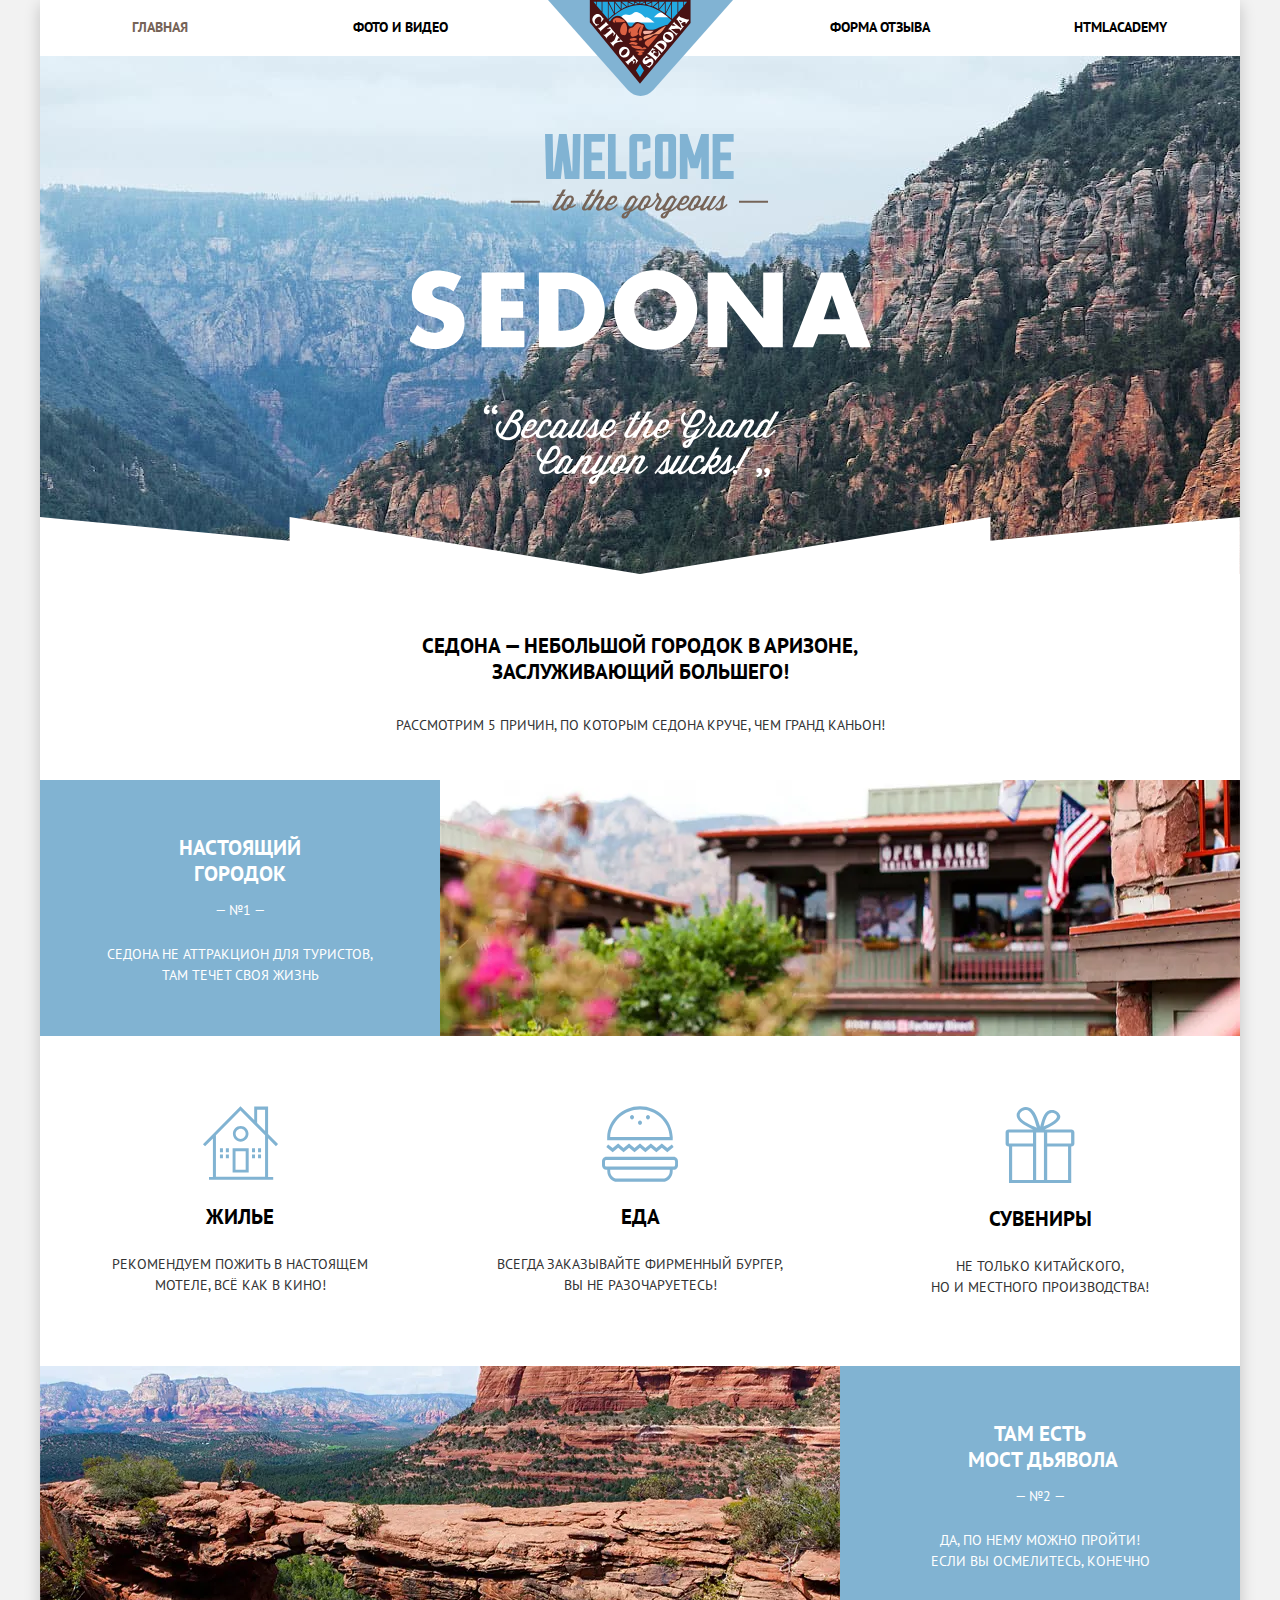
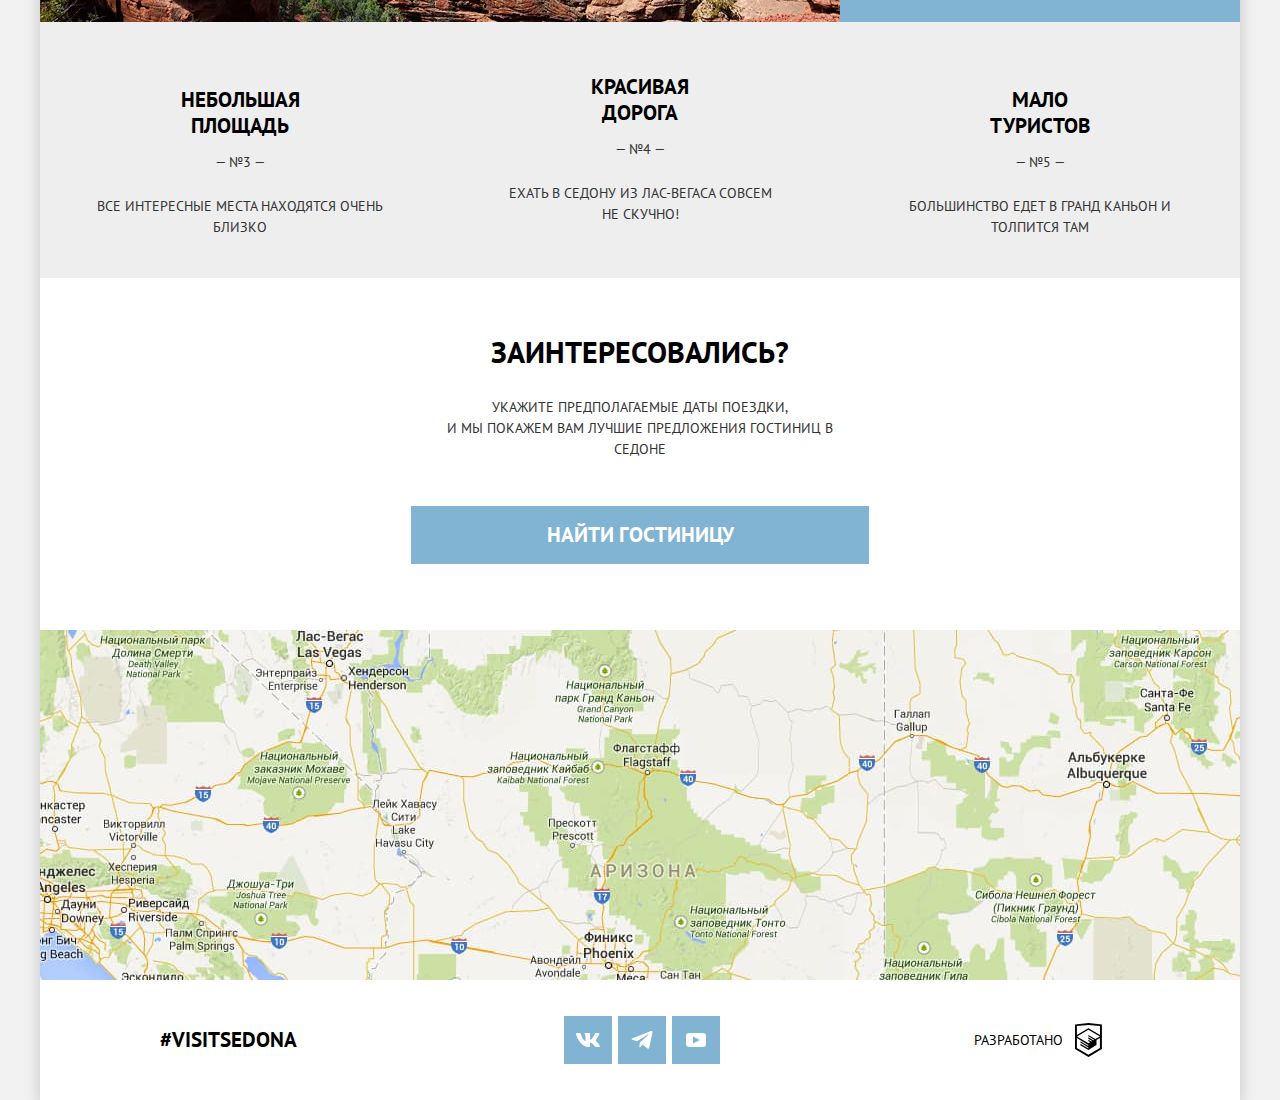
<file: index.html>
<!DOCTYPE html> <html class="page" lang="ru"> <head> <meta charset="utf-8"> <meta name="viewport" content="width=device-width,initial-scale=1"> <title>Седона - главная страница</title> <link rel="icon" href="favicon.ico"> <link rel="icon" href="img/favicons/icon.svg" type="image/svg+xml"> <link rel="apple-touch-icon" href="img/favicons/apple.png"> <link rel="manifest" href="manifest.webmanifest"> <link href="css/style.min.css" rel="stylesheet"> <link rel="preload" href="fonts/ptsans.woff2" type="font/woff2" as="font" crossorigin="anonymous"> <link rel="preload" href="fonts/ptsansbold.woff2" type="font/woff2" as="font" crossorigin="anonymous"> </head> <body class="page-body"> <div class="page-body__wrapper"> <header class="main-header"> <span class="main-header__logo"> <img class="main-header__logo-img" src="img/logo-sedona.svg" width="185" height="96" alt="Логотип Седоны."> </span> <nav class="main-header__nav main-nav main-nav--closed main-nav--nojs"> <button class="main-nav__toggle" type="button"> <span class="visually-hidden">Открыть меню</span> </button> <ul class="main-nav__list"> <li class="main-nav__item"> <span class="main-nav__link main-nav__link--current">Главная</span> </li> <li class="main-nav__item"> <a class="main-nav__link" href="catalog.html">Фото и видео</a> </li> <li class="main-nav__item"> <a class="main-nav__link" href="form.html">Форма отзыва</a> </li> <li class="main-nav__item"> <a class="main-nav__link" href="https://htmlacademy.ru">HTMLAcademy</a> </li> </ul> </nav> </header> <main class="page-body__main"> <h1 class="visually-hidden">Седона</h1> <section class="intro"> <div class="intro__img-wrapper"> <img class="intro__img" src="img/text-intro-size-xl.svg" width="282" height="214" alt="Добро пожаловать в Седону."> </div> <div class="intro__info"> <h2 class="intro__title intro__title--large-indent">Седона — небольшой городок в&nbsp;Аризоне, заслуживающий большего!</h2> <p class="intro__description">Рассмотрим 5 причин, по&nbsp;которым Седона круче, чем&nbsp;Гранд Каньон!</p> </div> </section> <section class="advantages"> <h2 class="visually-hidden">Преимущества</h2> <ul class="advantages__list"> <li class="advantages__item advantages__item--size-xl"> <div class="advantages__row"> <div class="advantages__container"> <h3 class="advantages__title advantages__title--theme-light">Настоящий городок</h3> <span class="advantages__count advantages__count--theme-light">— №1 —</span> <p class="advantages__description advantages__description--theme-light">Седона не аттракцион для туристов, там&nbsp;течет своя жизнь</p> </div> <picture> <source type="image/webp" media="(min-width: 1200px)" srcset="img/photo-city-desktop@1x.webp, img/photo-city-desktop@2x.webp 2x"> <source type="image/webp" media="(min-width: 768px)" srcset="img/photo-city-tablet@1x.webp, img/photo-city-tablet@2x.webp 2x"> <source type="image/webp" srcset="img/photo-city-mobile@1x.webp, img/photo-city-mobile@2x.webp 2x"> <source media="(min-width: 1200px)" srcset="img/photo-city-desktop@1x.jpg, img/photo-city-desktop@2x.jpg 2x"> <source media="(min-width: 768px)" srcset="img/photo-city-tablet@1x.jpg, img/photo-city-tablet@2x.jpg 2x"> <img class="advantages__img" src="img/photo-city-mobile@1x.jpg" srcset="img/photo-city-mobile@2x.jpg 2x" width="320" height="260" alt="Дом в Седоне."> </picture> </div> <ul class="advantages__inner-list"> <li class="advantages__inner-item advantages__inner-item--house"> <h4 class="advantages__title advantages__title--inner">Жилье</h4> <p class="advantages__description advantages__description--inner">Рекомендуем пожить в настоящем мотеле, всё как в кино!</p> </li> <li class="advantages__inner-item advantages__inner-item--food"> <h4 class="advantages__title advantages__title--inner">Еда</h4> <p class="advantages__description advantages__description--inner">Всегда заказывайте фирменный бургер, вы&nbsp;не&nbsp;разочаруетесь!</p> </li> <li class="advantages__inner-item advantages__inner-item--souvenirs"> <h4 class="advantages__title advantages__title--inner">Сувениры</h4> <p class="advantages__description advantages__description--inner">Не только китайского, <br class="advantages__break">но и местного производства! </p> </li> </ul> </li> <li class="advantages__item advantages__item--size-xl"> <div class="advantages__row advantages__row--inverse"> <div class="advantages__container advantages__container--size-m"> <h3 class="advantages__title advantages__title--theme-light">Там есть мост&nbsp;дьявола</h3> <span class="advantages__count advantages__count--theme-light">— №2 —</span> <p class="advantages__description advantages__description--theme-light">Да, по нему можно пройти! Если вы осмелитесь, конечно</p> </div> <picture> <source type="image/webp" media="(min-width: 1200px)" srcset="img/photo-bridge-desktop@1x.webp, img/photo-bridge-desktop@2x.webp 2x"> <source type="image/webp" media="(min-width: 768px)" srcset="img/photo-bridge-tablet@1x.webp, img/photo-bridge-tablet@2x.webp 2x"> <source type="image/webp" srcset="img/photo-bridge-mobile@1x.webp, img/photo-bridge-mobile@2x.webp 2x"> <source media="(min-width: 1200px)" srcset="img/photo-bridge-desktop@1x.jpg, img/photo-bridge-desktop@2x.jpg 2x"> <source media="(min-width: 768px)" srcset="img/photo-bridge-tablet@1x.jpg, img/photo-bridge-tablet@2x.jpg 2x"> <img class="advantages__img" src="img/photo-bridge-mobile@1x.jpg" srcset="img/photo-bridge-mobile@2x.jpg 2x" width="320" height="260" alt="Вид на мост дьявола."> </picture> </div> </li> <li class="advantages__item advantages__container advantages__item--secondary advantages__container--size-s"> <h3 class="advantages__title">Небольшая площадь</h3> <span class="advantages__count">— №3 —</span> <p class="advantages__description">Все интересные места находятся очень близко</p> </li> <li class="advantages__item advantages__container advantages__item--secondary advantages__container--size-s advantages__container--size-s-center"> <h3 class="advantages__title">Красивая дорога</h3> <span class="advantages__count">— №4 —</span> <p class="advantages__description advantages__description--special">Ехать в Седону из Лас-Вегаса совсем не&nbsp;скучно!</p> </li> <li class="advantages__item advantages__container advantages__item--secondary advantages__container--size-s"> <h3 class="advantages__title">Мало туристов</h3> <span class="advantages__count">— №5 —</span> <p class="advantages__description">Большинство едет в Гранд Каньон <br class="advantages__item-break">и толпится там</p> </li> </ul> </section> <section class="search"> <h2 class="search__title">Заинтересовались?</h2> <p class="search__description">Укажите предполагаемые даты поездки,<br class="search__break">и мы покажем вам лучшие предложения гостиниц в Седоне</p> <a class="search__button button" href="#">Найти гостиницу</a> </section> <section class="map"> <h2 class="visually-hidden">Карта</h2> <div class="map__wrapper"> <iframe class="map__frame" src="https://www.google.com/maps/embed?pb=!1m18!1m12!1m3!1d52385.1805059456!2d-111.830157828066!3d34.854373381080784!2m3!1f0!2f0!3f0!3m2!1i1024!2i768!4f13.1!3m3!1m2!1s0x872da132f942b00d%3A0x5548c523fa6c8efd!2z0KHQtdC00L7QvdCwLCDQkNGA0LjQt9C-0L3QsCA4NjMzNiwg0KHQqNCQ!5e0!3m2!1sru!2sru!4v1669450837512!5m2!1sru!2sru" width="320" height="350" allowfullscreen loading="lazy" referrerpolicy="no-referrer-when-downgrade" title="Седона на карте"></iframe> </div> </section> </main> <footer class="main-footer"> <p class="main-footer__hashtag">#visitsedona</p> <ul class="main-footer__social social"> <li class="social__item"> <a class="social__link" href="#"> <svg class="social__img" aria-hidden="true" focusable="false" width="24" height="24"> <use xlink:href="img/sprite.svg#icon-vk"></use> </svg> <span class="visually-hidden">ВКонтакте.</span> </a> </li> <li class="social__item"> <a class="social__link" href="#"> <svg class="social__img" aria-hidden="true" focusable="false" width="24" height="24"> <use xlink:href="img/sprite.svg#icon-telegram"></use> </svg> <span class="visually-hidden">Телеграм.</span> </a> </li> <li class="social__item"> <a class="social__link" href="#"> <svg class="social__img" aria-hidden="true" focusable="false" width="24" height="24"> <use xlink:href="img/sprite.svg#icon-youtube"></use> </svg> <span class="visually-hidden">Youtube.</span> </a> </li> </ul> <p class="main-footer__copyright copyright"> <a class="copyright__link" href="https://htmlacademy.ru/intensive/adaptive" aria-label="Сайт HTML Academy"> <span class="copyright__text">Разработано</span> <svg class="copyright__img" role="img" aria-hidden="true" focusable="false" width="27" height="35"> <use xlink:href="img/sprite.svg#icon-htmlacademy"></use> </svg> </a> </p> </footer> </div> <script src="js/script.js"></script> </body> </html>
</file>
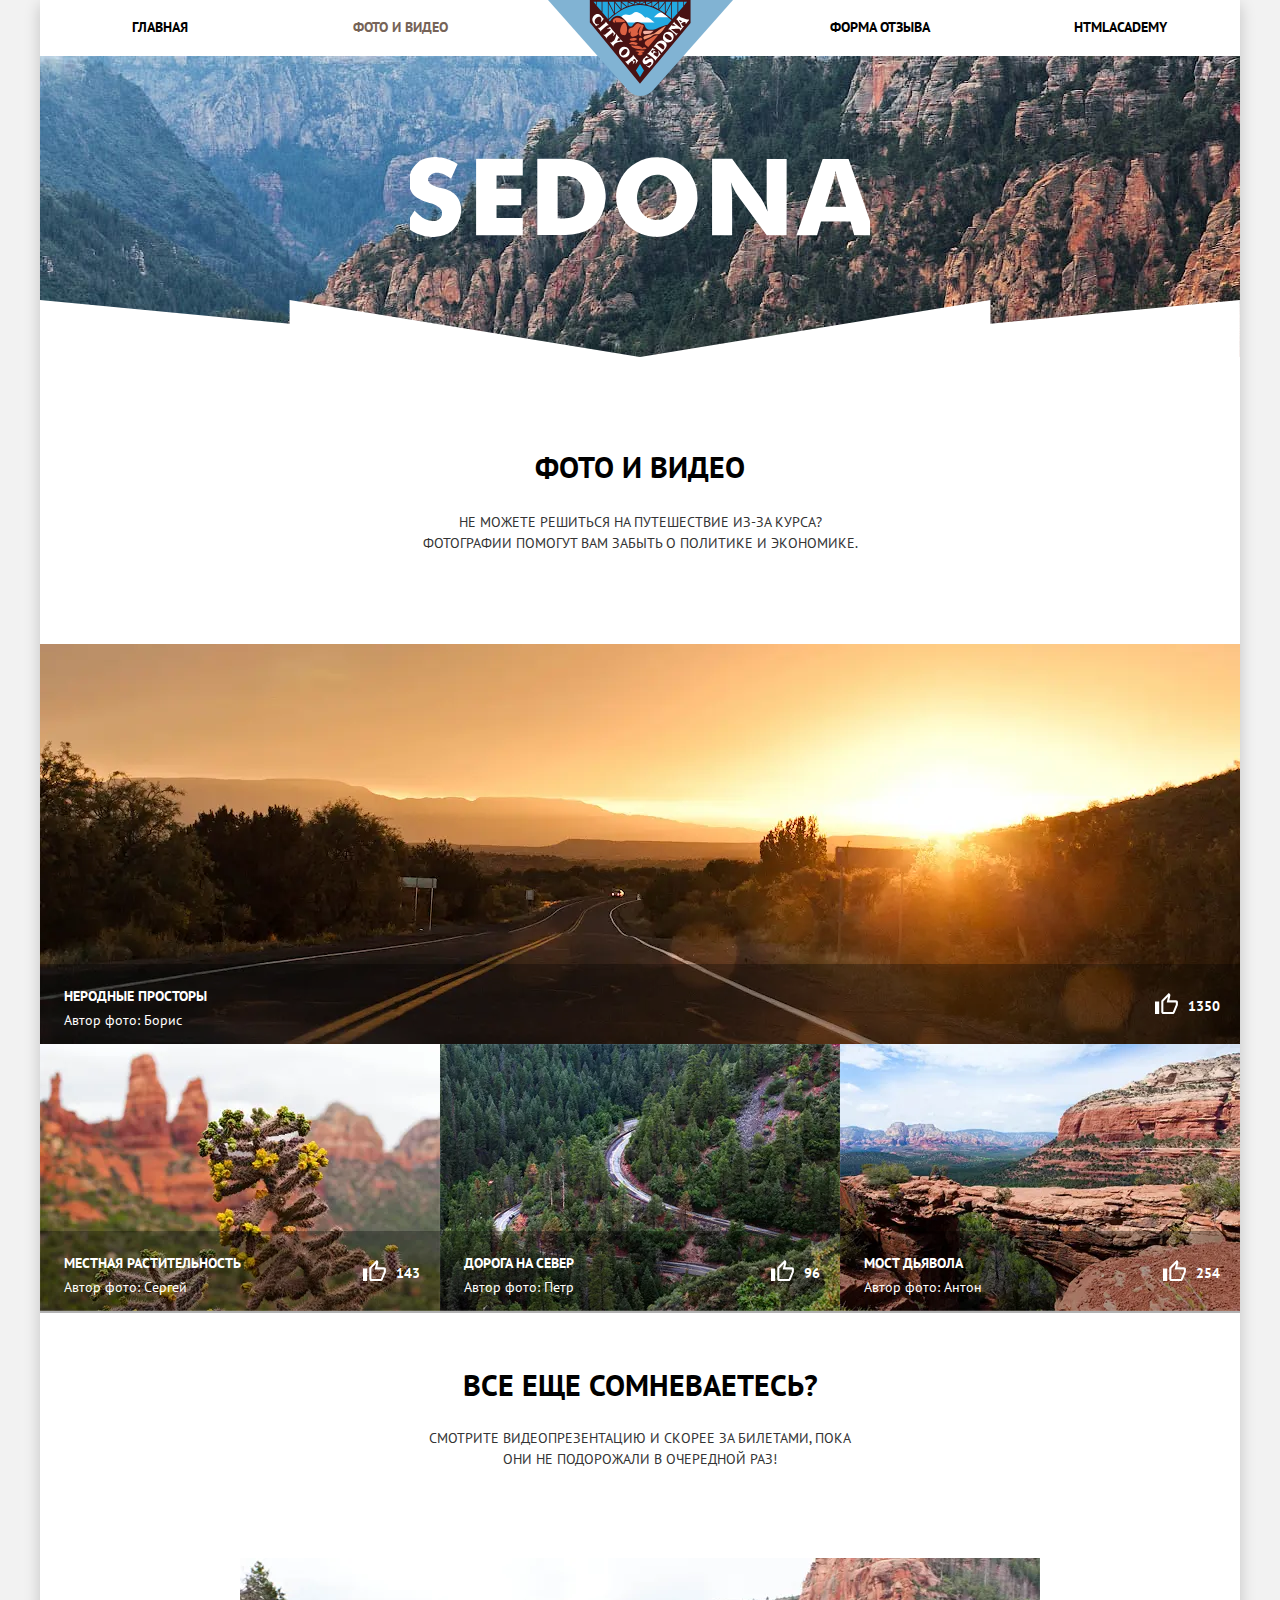
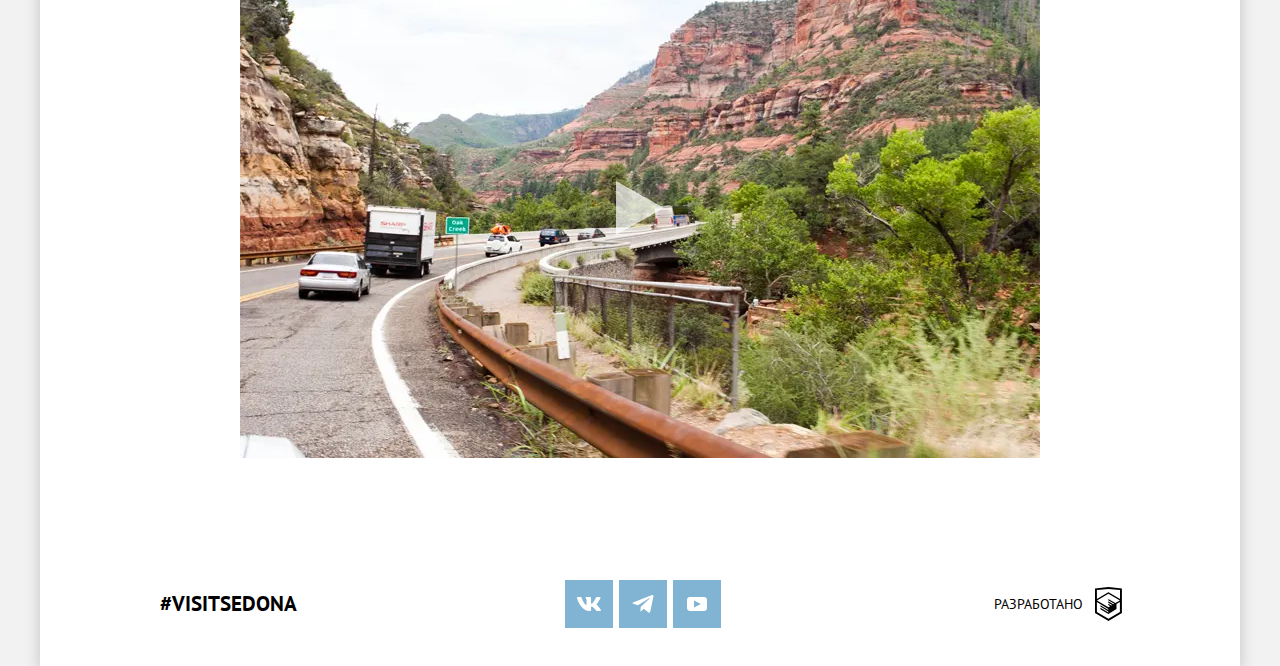
<file: catalog.html>
<!DOCTYPE html> <html class="page" lang="ru"> <head> <meta charset="utf-8"> <meta name="viewport" content="width=device-width,initial-scale=1"> <title>Седона - фото и видео</title> <link rel="icon" href="favicon.ico"> <link rel="icon" href="img/favicons/icon.svg" type="image/svg+xml"> <link rel="apple-touch-icon" href="img/favicons/apple.png"> <link rel="manifest" href="manifest.webmanifest"> <link href="css/style.min.css" rel="stylesheet"> <link rel="preload" href="fonts/ptsans.woff2" type="font/woff2" as="font" crossorigin="anonymous"> <link rel="preload" href="fonts/ptsansbold.woff2" type="font/woff2" as="font" crossorigin="anonymous"> </head> <body class="page-body"> <div class="page-body__wrapper"> <header class="main-header"> <a class="main-header__logo" href="index.html"> <img class="main-header__logo-img" src="img/logo-sedona.svg" width="185" height="96" alt="Логотип Седоны."> </a> <nav class="main-header__nav main-nav main-nav--closed main-nav--nojs"> <button class="main-nav__toggle" type="button"> <span class="visually-hidden">Открыть меню</span> </button> <ul class="main-nav__list"> <li class="main-nav__item"> <a class="main-nav__link" href="index.html">Главная</a> </li> <li class="main-nav__item"> <span class="main-nav__link main-nav__link--current">Фото и видео</span> </li> <li class="main-nav__item"> <a class="main-nav__link" href="form.html">Форма отзыва</a> </li> <li class="main-nav__item"> <a class="main-nav__link" href="https://htmlacademy.ru">HTMLAcademy</a> </li> </ul> </nav> </header> <main class="page-body__main"> <h1 class="visually-hidden">Фото и видео</h1> <section class="intro"> <div class="intro__img-wrapper intro__img-wrapper--size-s"> <img class="intro__img intro__img--size-s" src="img/text-intro-size-s.svg" width="229" height="39" alt="Добро пожаловать в Седону."> </div> <div class="intro__info intro__info--size-s"> <h2 class="intro__title intro__title--medium-indent">Фото и видео</h2> <p class="intro__description intro__description--size-s">Не можете решиться на путешествие из-за курса? Фотографии&nbsp;помогут вам забыть о политике и экономике.</p> </div> </section> <section class="photo"> <h2 class="visually-hidden">Галерея фотографий</h2> <ul class="photo__list"> <li class="photo__item photo__item--size-xl"> <a class="photo__link" href="#"> <picture> <source type="image/webp" media="(min-width: 1200px)" srcset="img/photo-1-desktop@1x.webp, img/photo-1-desktop@2x.webp 2x"> <source type="image/webp" media="(min-width: 768px)" srcset="img/photo-1-tablet@1x.webp, img/photo-1-tablet@2x.webp 2x"> <source type="image/webp" srcset="img/photo-1-mobile@1x.webp, img/photo-1-mobile@2x.webp 2x"> <source media="(min-width: 1200px)" srcset="img/photo-1-desktop@1x.jpg, img/photo-1-desktop@2x.jpg 2x"> <source media="(min-width: 768px)" srcset="img/photo-1-tablet@1x.jpg, img/photo-1-tablet@2x.jpg 2x"> <img class="photo__img photo__img--size-xl" src="img/photo-1-mobile@1x.jpg" srcset="img/photo-1-mobile@2x.jpg 2x" width="280" height="280" alt="Дорога на закате."> </picture> </a> <div class="photo__info"> <div class="photo__info-description"> <p class="photo__title">Неродные просторы</p> <p class="photo__author">Автор фото: Борис</p> </div> <div class="photo__count"> <svg class="photo__count-img" width="23" height="21"> <use xlink:href="img/sprite.svg#icon-count"></use> </svg> <span>1350</span> </div> </div> </li> <li class="photo__item photo__item--size-normal"> <a class="photo__link" href="#"> <picture> <source type="image/webp" media="(min-width: 1200px)" srcset="img/photo-2-desktop@1x.webp, img/photo-2-desktop@2x.webp 2x"> <source type="image/webp" media="(min-width: 768px)" srcset="img/photo-2-tablet@1x.webp, img/photo-2-tablet@2x.webp 2x"> <source type="image/webp" srcset="img/photo-2-mobile@1x.webp, img/photo-2-mobile@2x.webp 2x"> <source media="(min-width: 1200px)" srcset="img/photo-2-desktop@1x.jpg, img/photo-2-desktop@2x.jpg 2x"> <source media="(min-width: 768px)" srcset="img/photo-2-tablet@1x.jpg, img/photo-2-tablet@2x.jpg 2x"> <img class="photo__img" src="img/photo-2-mobile@1x.jpg" srcset="img/photo-2-mobile@2x.jpg 2x" width="280" height="280" alt="Местная растительность."> </picture> </a> <div class="photo__info"> <div class="photo__info-description"> <p class="photo__title">Местная растительность</p> <p class="photo__author">Автор фото: Сергей</p> </div> <div class="photo__count"> <svg class="photo__count-img" width="23" height="21"> <use xlink:href="img/sprite.svg#icon-count"></use> </svg> <span>143</span> </div> </div> </li> <li class="photo__item photo__item--size-normal"> <a class="photo__link" href="#"> <picture> <source type="image/webp" media="(min-width: 1200px)" srcset="img/photo-3-desktop@1x.webp, img/photo-3-desktop@2x.webp 2x"> <source type="image/webp" media="(min-width: 768px)" srcset="img/photo-3-tablet@1x.webp, img/photo-3-tablet@2x.webp 2x"> <source type="image/webp" srcset="img/photo-3-mobile@1x.webp, img/photo-3-mobile@2x.webp 2x"> <source media="(min-width: 1200px)" srcset="img/photo-3-desktop@1x.jpg, img/photo-3-desktop@2x.jpg 2x"> <source media="(min-width: 768px)" srcset="img/photo-3-tablet@1x.jpg, img/photo-3-tablet@2x.jpg 2x"> <img class="photo__img" src="img/photo-3-mobile@1x.jpg" srcset="img/photo-3-mobile@2x.jpg 2x" width="280" height="280" alt="Дорога на север."> </picture> </a> <div class="photo__info"> <div class="photo__info-description"> <p class="photo__title">Дорога на север</p> <p class="photo__author">Автор фото: Петр</p> </div> <div class="photo__count"> <svg class="photo__count-img" width="23" height="21"> <use xlink:href="img/sprite.svg#icon-count"></use> </svg> <span>96</span> </div> </div> </li> <li class="photo__item photo__item--size-normal"> <a class="photo__link" href="#"> <picture> <source type="image/webp" media="(min-width: 1200px)" srcset="img/photo-4-desktop@1x.webp, img/photo-4-desktop@2x.webp 2x"> <source type="image/webp" media="(min-width: 768px)" srcset="img/photo-4-tablet@1x.webp, img/photo-4-tablet@2x.webp 2x"> <source type="image/webp" srcset="img/photo-4-mobile@1x.webp, img/photo-4-mobile@2x.webp 2x"> <source media="(min-width: 1200px)" srcset="img/photo-4-desktop@1x.jpg, img/photo-4-desktop@2x.jpg 2x"> <source media="(min-width: 768px)" srcset="img/photo-4-tablet@1x.jpg, img/photo-4-tablet@2x.jpg 2x"> <img class="photo__img" src="img/photo-4-mobile@1x.jpg" srcset="img/photo-4-mobile@2x.jpg 2x" width="280" height="280" alt="Мост дьявола."> </picture> </a> <div class="photo__info"> <div class="photo__info-description"> <p class="photo__title">Мост дьявола</p> <p class="photo__author">Автор фото: Антон</p> </div> <div class="photo__count"> <svg class="photo__count-img" width="23" height="21"> <use xlink:href="img/sprite.svg#icon-count"></use> </svg> <span>254</span> </div> </div> </li> </ul> </section> <section class="video"> <div class="video__headline"> <h2 class="video__headline-title">Все еще сомневаетесь?</h2> <p class="video__headline-description">Смотрите видеопрезентацию и скорее за билетами, пока они не подорожали в очередной раз!</p> </div> <div class="video__wrapper"> <picture> <source type="image/webp" media="(min-width: 1200px)" srcset="img/video-desktop@1x.webp, img/video-desktop@2x.webp 2x"> <source type="image/webp" media="(min-width: 768px)" srcset="img/video-tablet@1x.webp, img/video-tablet@2x.webp 2x"> <source type="image/webp" srcset="img/video-mobile@1x.webp, img/video-mobile@2x.webp 2x"> <source media="(min-width: 1200px)" srcset="img/video-desktop@1x.jpg, img/video-desktop@2x.jpg 2x"> <source media="(min-width: 768px)" srcset="img/video-tablet@1x.jpg, img/video-tablet@2x.jpg 2x"> <img class="video__img" src="img/video-mobile@1x.jpg" srcset="img/video-mobile@2x.jpg 2x" width="280" height="177" alt="Видео."> </picture> <button class="video__button" type="button"> <span class="visually-hidden">Смотреть видео</span> <svg class="video__button-img" width="48" height="54"> <use xlink:href="img/sprite.svg#play-button"></use> </svg> </button> </div> </section> </main> <footer class="main-footer main-footer--large-indent"> <p class="main-footer__hashtag main-footer__hashtag--large-indent">#visitsedona</p> <ul class="main-footer__social social"> <li class="social__item"> <a class="social__link" href="#"> <svg class="social__img" aria-hidden="true" focusable="false" width="24" height="24"> <use xlink:href="img/sprite.svg#icon-vk"></use> </svg> <span class="visually-hidden">ВКонтакте.</span> </a> </li> <li class="social__item"> <a class="social__link" href="#"> <svg class="social__img" aria-hidden="true" focusable="false" width="24" height="24"> <use xlink:href="img/sprite.svg#icon-telegram"></use> </svg> <span class="visually-hidden">Телеграм.</span> </a> </li> <li class="social__item"> <a class="social__link" href="#"> <svg class="social__img" aria-hidden="true" focusable="false" width="24" height="24"> <use xlink:href="img/sprite.svg#icon-youtube"></use> </svg> <span class="visually-hidden">Youtube.</span> </a> </li> </ul> <p class="main-footer__copyright main-footer__copyright--large-indent copyright"> <a class="copyright__link" href="https://htmlacademy.ru/intensive/adaptive" aria-label="Сайт HTML Academy"> <span class="copyright__text">Разработано</span> <svg class="copyright__img" role="img" aria-hidden="true" focusable="false" width="27" height="35"> <use xlink:href="img/sprite.svg#icon-htmlacademy"></use> </svg> </a> </p> </footer> </div> <script src="js/script.js"></script> </body> </html>
</file>
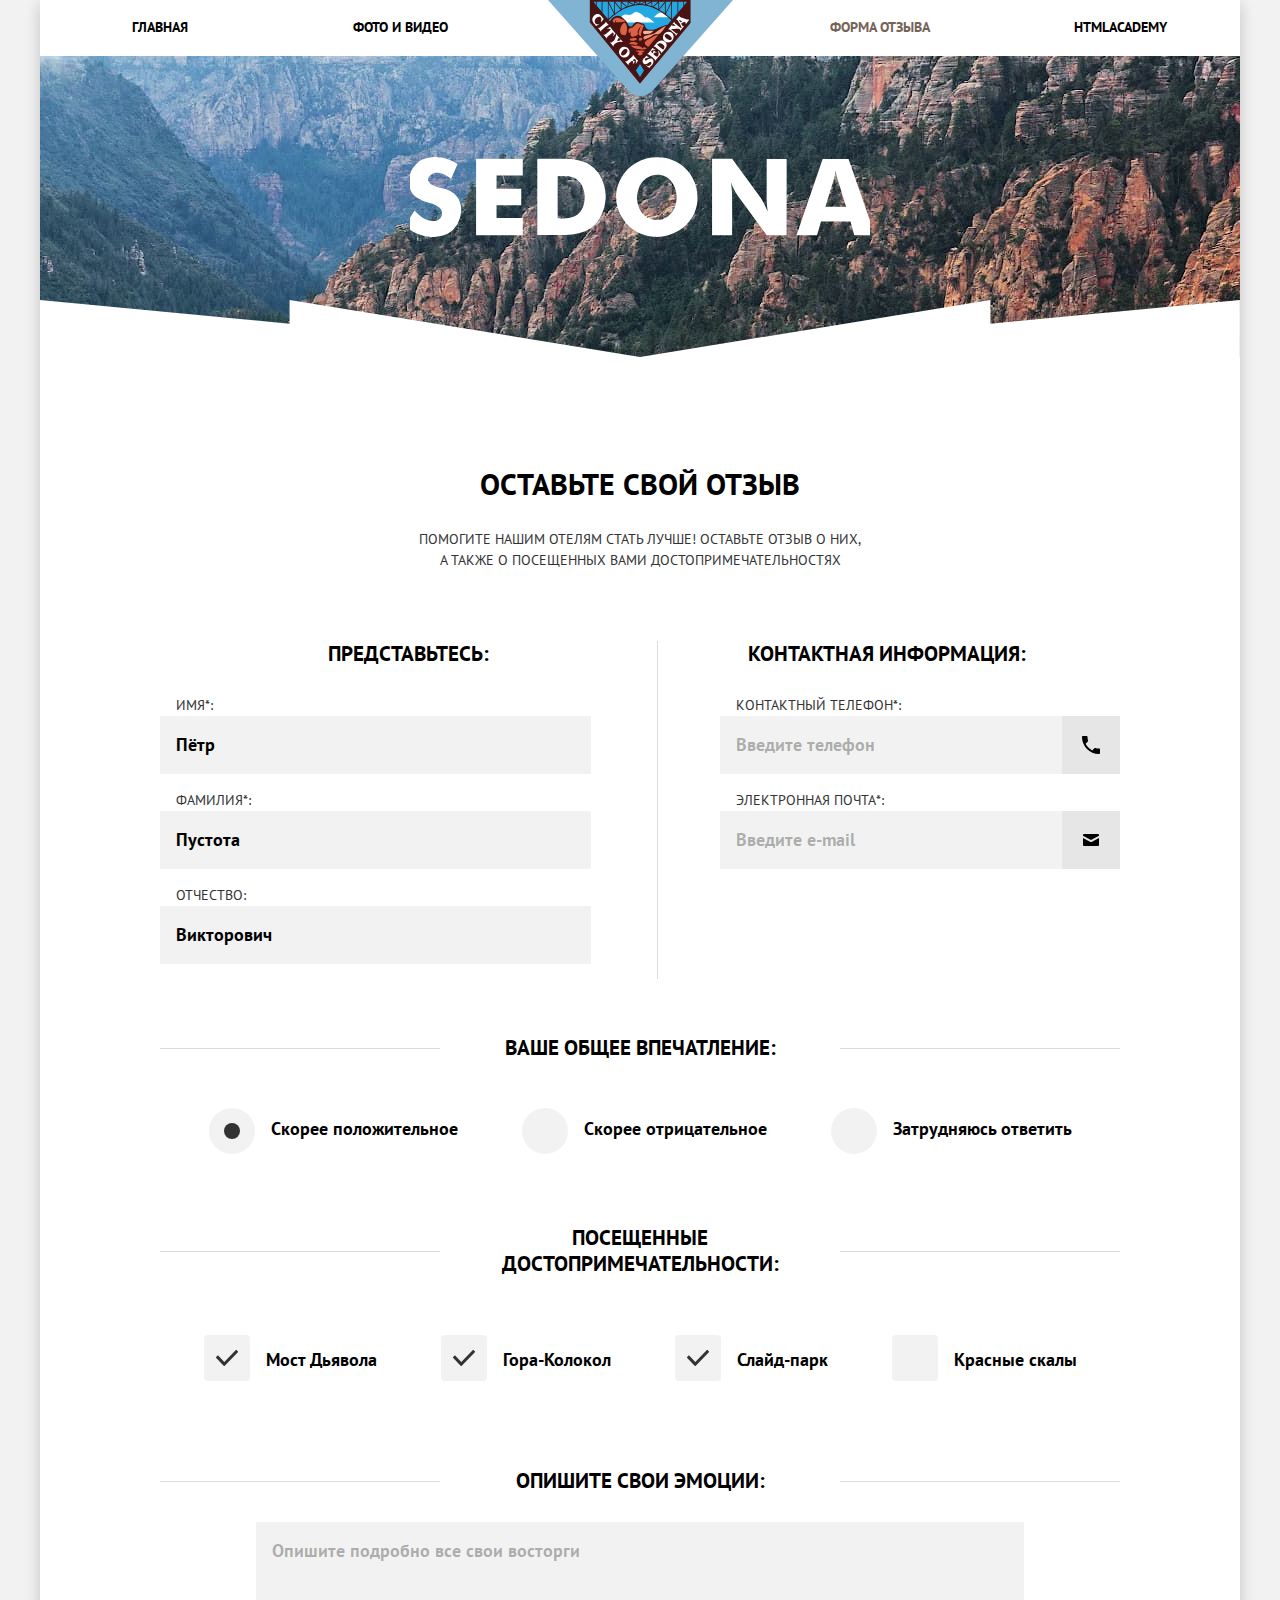
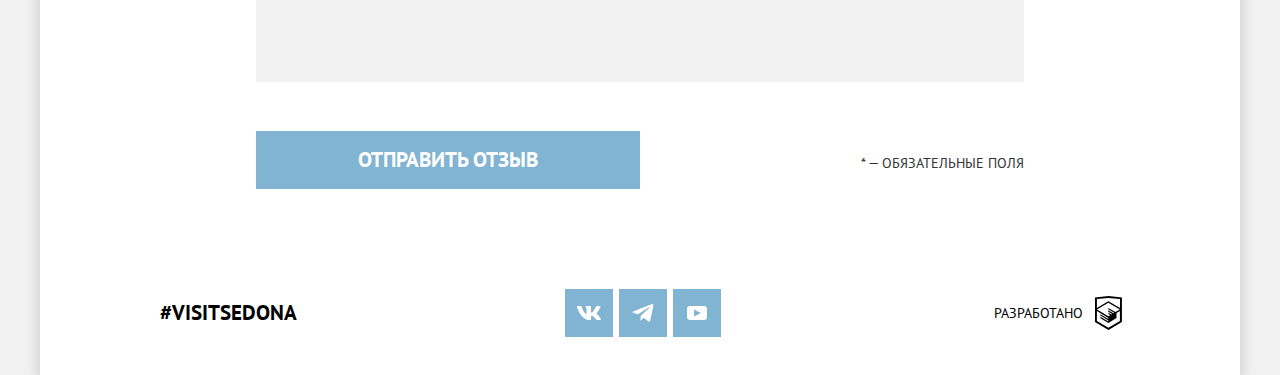
<file: form.html>
<!DOCTYPE html> <html class="page" lang="ru"> <head> <meta charset="utf-8"> <meta name="viewport" content="width=device-width,initial-scale=1"> <title>Седона - форма отзыва</title> <link rel="icon" href="favicon.ico"> <link rel="icon" href="img/favicons/icon.svg" type="image/svg+xml"> <link rel="apple-touch-icon" href="img/favicons/apple.png"> <link rel="manifest" href="manifest.webmanifest"> <link href="css/style.min.css" rel="stylesheet"> <link rel="preload" href="fonts/ptsans.woff2" type="font/woff2" as="font" crossorigin="anonymous"> <link rel="preload" href="fonts/ptsansbold.woff2" type="font/woff2" as="font" crossorigin="anonymous"> </head> <body class="page-body"> <div class="page-body__wrapper"> <header class="main-header"> <a class="main-header__logo" href="index.html"> <img class="main-header__logo-img" src="img/logo-sedona.svg" width="185" height="96" alt="Логотип Седоны."> </a> <nav class="main-header__nav main-nav main-nav--closed main-nav--nojs"> <button class="main-nav__toggle" type="button"> <span class="visually-hidden">Открыть меню</span> </button> <ul class="main-nav__list"> <li class="main-nav__item"> <a class="main-nav__link" href="index.html">Главная</a> </li> <li class="main-nav__item"> <a class="main-nav__link" href="catalog.html">Фото и видео</a> </li> <li class="main-nav__item"> <span class="main-nav__link main-nav__link--current">Форма отзыва</span> </li> <li class="main-nav__item"> <a class="main-nav__link" href="https://htmlacademy.ru">HTMLAcademy</a> </li> </ul> </nav> </header> <main class="page-body__main"> <h1 class="visually-hidden">Форма отзыва</h1> <section class="intro"> <div class="intro__img-wrapper intro__img-wrapper--size-s"> <img class="intro__img intro__img--size-s" src="img/text-intro-size-s.svg" width="229" height="39" alt="Добро пожаловать в Седону."> </div> <div class="intro__info intro__info--size-s intro__info--form"> <h2 class="intro__title intro__title--small-indent">Оставьте свой отзыв</h2> <p class="intro__description intro__description--size-s">Помогите нашим отелям стать лучше! оставьте отзыв о них, а&nbsp;также о посещенных вами достопримечательностях</p> </div> </section> <section class="review"> <h2 class="visually-hidden">Форма отзыва</h2> <form class="review__form review-form" action="https://echo.htmlacademy.ru/" method="get"> <div class="review-form__user-info"> <fieldset class="review-form__group review-form__group--large-indent review-form__group--vertical-decor review-form__group--vertical-decor-left"> <h3 class="review-form__title">Представьтесь:</h3> <div class="review-form__item"> <label class="review-form__label" for="user-name">Имя*:</label> <input class="review-form__input input" type="text" id="user-name" name="user-name" placeholder="Введите имя" value="Пётр" required> </div> <div class="review-form__item"> <label class="review-form__label" for="user-surname">Фамилия*:</label> <input class="review-form__input input" type="text" id="user-surname" name="user-surname" placeholder="Введите фамилию" value="Пустота" required> </div> <div class="review-form__item"> <label class="review-form__label" for="user-middlename">Отчество:</label> <input class="review-form__input input" type="text" id="user-middlename" name="user-middlename" placeholder="Введите отчество" value="Викторович"> </div> </fieldset> <fieldset class="review-form__group review-form__group--vertical-decor review-form__group--vertical-decor-right"> <h3 class="review-form__title">Контактная информация:</h3> <div class="review-form__item"> <label class="review-form__label" for="user-phone">Контактный телефон*:</label> <div class="review-form__input-wrapper review-form__input-wrapper--phone"> <input class="review-form__input input" type="tel" id="user-phone" name="user-phone" placeholder="Введите телефон" required> </div> </div> <div class="review-form__item"> <label class="review-form__label" for="user-email">Электронная почта*:</label> <div class="review-form__input-wrapper review-form__input-wrapper--mail"> <input class="review-form__input input" type="email" id="user-email" name="user-email" placeholder="Введите e-mail" required> </div> </div> </fieldset> </div> <fieldset class="review-form__group review-form__group--small-indent"> <div class="review-form__horizontal-decor"> <h3 class="review-form__title review-form__title--list">Ваше общее впечатление:</h3> </div> <ul class="review-form__list review-form__list--radio"> <li class="review-form__item"> <label class="review-form__control"> <input class="visually-hidden review-form__control-input review-form__control-input--radio" type="radio" name="impression" value="positive" checked="checked"> <span class="review-form__control-mark"></span> <span class="review-form__control-description">Скорее положительное</span> </label> </li> <li class="review-form__item"> <label class="review-form__control"> <input class="visually-hidden review-form__control-input review-form__control-input--radio" type="radio" name="impression" value="negative"> <span class="review-form__control-mark"></span> <span class="review-form__control-description">Скорее отрицательное</span> </label> </li> <li class="review-form__item"> <label class="review-form__control"> <input class="visually-hidden review-form__control-input review-form__control-input--radio" type="radio" name="impression" value="hard-to-say"> <span class="review-form__control-mark"></span> <span class="review-form__control-description">Затрудняюсь ответить</span> </label> </li> </ul> </fieldset> <fieldset class="review-form__group review-form__group--small-indent review-form__group--small-indent-sightseeing"> <div class="review-form__horizontal-decor"> <h3 class="review-form__title review-form__title--list review-form__title--list-sightseeing">Посещенные<br>достопримечательности:</h3> </div> <ul class="review-form__list review-form__list--checkbox"> <li class="review-form__item"> <label class="review-form__control"> <input class="visually-hidden review-form__control-input review-form__control-input--checkbox" type="checkbox" name="bridge" checked="checked"> <span class="review-form__control-mark"></span> <span class="review-form__control-description">Мост Дьявола</span> </label> </li> <li class="review-form__item"> <label class="review-form__control"> <input class="visually-hidden review-form__control-input review-form__control-input--checkbox" type="checkbox" name="mountain" checked="checked"> <span class="review-form__control-mark"></span> <span class="review-form__control-description">Гора-Колокол</span> </label> </li> <li class="review-form__item"> <label class="review-form__control"> <input class="visually-hidden review-form__control-input review-form__control-input--checkbox" type="checkbox" name="park" checked="checked"> <span class="review-form__control-mark"></span> <span class="review-form__control-description">Слайд-парк</span> </label> </li> <li class="review-form__item"> <label class="review-form__control"> <input class="visually-hidden review-form__control-input review-form__control-input--checkbox" type="checkbox" name="rocks"> <span class="review-form__control-mark"></span> <span class="review-form__control-description">Красные скалы</span> </label> </li> </ul> </fieldset> <div class="review-form__group"> <div class="review-form__horizontal-decor"> <label class="review-form__title review-form__title--horizontal-decor" for="emotion">Опишите свои эмоции:</label> </div> <div class="review-form__item"> <textarea class="review-form__input review-form__input--textarea input" id="emotion" name="emotion" rows="4" placeholder="Опишите подробно все свои восторги"></textarea> </div> </div> <div class="review-form__submit"> <button class="review-form__button button" type="submit">Отправить отзыв</button> <p class="review-form__comment">* — обязательные поля</p> </div> </form> </section> </main> <footer class="main-footer main-footer--large-indent"> <p class="main-footer__hashtag main-footer__hashtag--large-indent">#visitsedona</p> <ul class="main-footer__social social"> <li class="social__item"> <a class="social__link" href="#"> <svg class="social__img" aria-hidden="true" focusable="false" width="24" height="24"> <use xlink:href="img/sprite.svg#icon-vk"></use> </svg> <span class="visually-hidden">ВКонтакте.</span> </a> </li> <li class="social__item"> <a class="social__link" href="#"> <svg class="social__img" aria-hidden="true" focusable="false" width="24" height="24"> <use xlink:href="img/sprite.svg#icon-telegram"></use> </svg> <span class="visually-hidden">Телеграм.</span> </a> </li> <li class="social__item"> <a class="social__link" href="#"> <svg class="social__img" aria-hidden="true" focusable="false" width="24" height="24"> <use xlink:href="img/sprite.svg#icon-youtube"></use> </svg> <span class="visually-hidden">Youtube.</span> </a> </li> </ul> <p class="main-footer__copyright main-footer__copyright--large-indent copyright"> <a class="copyright__link" href="https://htmlacademy.ru/intensive/adaptive" aria-label="Сайт HTML Academy"> <span class="copyright__text">Разработано</span> <svg class="copyright__img" role="img" aria-hidden="true" focusable="false" width="27" height="35"> <use xlink:href="img/sprite.svg#icon-htmlacademy"></use> </svg> </a> </p> </footer> </div> <!--Для открытия модального окна добавить класс modal--open и удалить класс page-body__modal-container--close--> <div class="page-body__modal-container page-body__modal-container--close"> <section class="modal modal--failure"> <h2 class="modal__title">Что-то пошло<br class="modal__break"> не так!</h2> <p class="modal__description modal__description--failure">Проверьте поля, выделенные красным, скорее всего вы забыли их заполнить</p> <button class="modal__button modal__button--failure button" type="button">Ok</button> </section> <section class="modal modal--success"> <div class="modal__info"> <h2 class="modal__title">Ваш отзыв отправлен!</h2> <p class="modal__description">Спасибо за ваше участие, ваш отзыв уже поступил к нам. В&nbsp;ближайшее время мы опубликуем его на сайте.</p> </div> <div class="modal__button-wrapper"> <button class="modal__button modal__button--success button" type="button">Закрыть окно</button> </div> </section> </div> <script src="js/script.js"></script> </body> </html>
</file>
<file: css/style.min.css>
@font-face{font-family:"PT Sans";font-style:normal;font-weight:400;src:url(../fonts/ptsans.woff2),url(../fonts/ptsans.woff);font-display:swap}@font-face{font-family:"PT Sans";font-style:normal;font-weight:700;src:url(../fonts/ptsansbold.woff2),url(../fonts/ptsansbold.woff);font-display:swap}*,::after,::before{box-sizing:border-box}body{margin:0}img{max-width:100%;height:auto;object-fit:cover}a{text-decoration:none}.visually-hidden{position:absolute;width:1px;height:1px;margin:-1px;padding:0;border:0;clip:rect(0 0 0 0);overflow:hidden}.page{height:100%}.page-body{min-width:320px;font-family:"PT Sans","Arial",sans-serif;font-weight:400;font-size:14px;line-height:21px;color:#333;background-color:#f2f2f2}.page-body__modal-container{position:fixed;top:0;left:0;display:flex;width:100%;height:100vh;background-color:rgba(0,0,0,.3);z-index:2}.page-body__modal-container--close{display:none}.page-body__wrapper{min-height:100%;max-width:1200px;margin:0 auto;display:grid;grid-template-rows:min-content 1fr min-content;background-color:#fff}@media (min-width:1200px){.page-body__wrapper{box-shadow:0 5px 15px rgba(0,1,1,.2)}}.main-nav__list{margin:0;padding:0;list-style:none;width:100%;position:absolute;top:0;left:0;right:0;min-width:320px;z-index:2;background-color:#81b3d2}@media (min-width:768px){.main-nav__list{position:relative;display:flex;flex-wrap:wrap;background-color:#fff}}.main-nav__item{border-bottom:1px solid rgba(1,1,1,.2);border-top:1px solid rgba(255,255,255,.2)}@media (min-width:768px){.main-nav__item{width:20%;border:0}}.main-nav__item:first-child{border-top:none}@media (min-width:768px){.main-nav__item:nth-child(2),.main-nav__item:nth-child(6){margin-right:20%}}.main-nav__item:last-child{background-image:linear-gradient(180deg,transparent 0,rgba(0,0,0,.2) 100%);background-size:100% 7px;background-repeat:no-repeat;background-position:100% 100%}@media (min-width:768px){.main-nav__item:last-child{background-image:none;background-size:0 0}}.main-nav__link{display:block;padding:17px 12px 12px;font-weight:700;font-size:18px;line-height:26px;color:#fff;text-transform:uppercase;text-align:center}@media (min-width:768px){.main-nav__link{padding:17px 12px;font-size:14px;line-height:21px;color:#000}}.main-nav__link:hover{background-color:#669ec0}@media (min-width:768px){.main-nav__link:hover{color:#81b3d2;background-color:#fff}}.main-nav__link:active{color:rgba(255,255,255,.3);background-color:#5496bd}@media (min-width:768px){.main-nav__link:active{color:rgba(0,0,0,.3);background-color:#fff}}.main-nav__link--current{pointer-events:none}@media (min-width:768px){.main-nav__link--current{color:#766357}}.main-nav__toggle{position:absolute;top:17px;right:18px;border:0;background-color:transparent;width:23px;height:22px;padding:0;cursor:pointer;z-index:4}.main-nav__toggle:hover::after,.main-nav__toggle:hover::before{opacity:.6}.main-nav__toggle:active::after,.main-nav__toggle:active::before{opacity:.3}@media (min-width:768px){.main-nav__toggle{display:none}}.main-nav--closed .main-nav__toggle::before{content:"";position:absolute;top:0;right:0;width:23px;height:4px;background-color:#81b3d2;box-shadow:0 9px 0 0#81b3d2,0 18px 0 0#81b3d2}@media (max-width:767px){.main-nav--closed .main-nav__item{display:none}}.main-nav--opened .main-nav__toggle::after,.main-nav--opened .main-nav__toggle::before{content:"";position:absolute;top:11px;right:0;background-color:#fff;height:4px;width:28px}.main-nav--opened .main-nav__toggle::before{transform:rotate(45deg)}.main-nav--opened .main-nav__toggle::after{transform:rotate(-45deg)}@media (max-width:767px){.main-nav--nojs .main-nav__toggle{display:none}.main-nav--nojs .main-nav__list{position:relative;min-height:0;margin-top:-56px;z-index:3}.main-nav--nojs .main-nav__item{display:block}}.intro__img-wrapper{padding:90px 0 85px;background-image:url(../img/primary-mask-desktop.svg),url(../img/background-intro-mobile@1x.jpg);background-size:1200px 57px,cover;background-position:50%bottom,center;background-repeat:no-repeat;background-color:#333}@media (min-resolution:2dppx){.intro__img-wrapper{background-image:url(../img/primary-mask-desktop.svg),url(../img/background-intro-mobile@2x.jpg)}}@media (min-width:768px){.intro__img-wrapper{padding:78px 0 90px;background-image:url(../img/primary-mask-desktop.svg),url(../img/background-intro-tablet@1x.jpg)}}@media (min-width:768px) and (min-resolution:2dppx){.intro__img-wrapper{background-image:url(../img/primary-mask-desktop.svg),url(../img/background-intro-tablet@2x.jpg)}}@media (min-width:1200px){.intro__img-wrapper{background-image:url(../img/primary-mask-desktop.svg),url(../img/background-intro-desktop@1x.jpg)}}@media (min-width:1200px) and (min-resolution:2dppx){.intro__img-wrapper{background-image:url(../img/primary-mask-desktop.svg),url(../img/background-intro-desktop@2x.jpg)}}.intro__img-wrapper--size-s{padding:52px 0 67px;background-image:url(../img/primary-mask-desktop.svg),url(../img/background-intro-size-s-mobile@1x.jpg);background-size:1200px 57px,cover;background-position:50%bottom,center bottom}@media (min-resolution:2dppx){.intro__img-wrapper--size-s{background-image:url(../img/primary-mask-desktop.svg),url(../img/background-intro-size-s-mobile@2x.jpg)}}@media (min-width:768px){.intro__img-wrapper--size-s{padding:95px 0 117px;background-image:url(../img/primary-mask-desktop.svg),url(../img/background-intro-size-s-tablet@1x.jpg)}}@media (min-width:768px) and (min-resolution:2dppx){.intro__img-wrapper--size-s{background-image:url(../img/primary-mask-desktop.svg),url(../img/background-intro-size-s-tablet@2x.jpg)}}@media (min-width:1200px){.intro__img-wrapper--size-s{padding:101px 0 120px;background-image:url(../img/primary-mask-desktop.svg),url(../img/background-intro-size-s-desktop@1x.jpg)}}@media (min-width:1200px) and (min-resolution:2dppx){.intro__img-wrapper--size-s{background-image:url(../img/primary-mask-desktop.svg),url(../img/background-intro-size-s-desktop@2x.jpg)}}.intro__img{display:block;margin:0 auto}@media (min-width:768px){.intro__img{width:461px;height:350px}.intro__img--size-s{width:457px;height:78px}}@media (min-width:1200px){.intro__img--size-s{width:460px;height:80px}}.intro__info{display:flex;flex-direction:column;align-items:center;padding:32px 18px 16px}@media (min-width:768px){.intro__info{padding:48px 18px 56px}}@media (min-width:1200px){.intro__info{padding:59px 18px 44px}}.intro__info--size-s{padding:36px 18px}@media (min-width:768px){.intro__info--size-s{padding:64px 18px 81px}}@media (min-width:1200px){.intro__info--size-s{padding:95px 18px 90px}}.intro__info--form{padding:36px 18px 30px}@media (min-width:768px){.intro__info--form{padding:64px 18px 106px}}@media (min-width:1200px){.intro__info--form{padding:112px 18px 70px}}.intro__title{max-width:260px;margin:0;font-weight:700;font-size:18px;line-height:26px;color:#000;text-transform:uppercase;text-align:center}@media (min-width:768px){.intro__title{font-size:21px;max-width:520px}}.intro__title--large-indent{margin-bottom:35px}@media (min-width:768px){.intro__title--large-indent{margin-bottom:30px}}.intro__title--medium-indent{margin-bottom:26px}@media (min-width:768px){.intro__title--medium-indent{font-size:30px;line-height:30px;margin-bottom:30px}}.intro__title--small-indent{margin-bottom:23px}@media (min-width:768px){.intro__title--small-indent{font-size:30px;line-height:30px;margin-bottom:20px}}@media (min-width:1200px){.intro__title--small-indent{margin-bottom:30px}}.intro__description{max-width:284px;margin:0;text-transform:uppercase;text-align:center}@media (min-width:768px){.intro__description{max-width:520px}.intro__description--size-s{max-width:470px}}.advantages__list{position:relative;margin:0;padding:0;list-style:none}@media (min-width:768px){.advantages__list{display:grid;grid-template-columns:repeat(3,1fr)}}.advantages__list::before{position:absolute;content:"";top:0;width:100%;max-height:37px;height:100%;background-image:url(../img/secondary-mask.svg);background-position:0 0;background-size:100% 100%;background-repeat:no-repeat;z-index:3}@media (min-width:768px){.advantages__list::before{background-image:none}}.advantages__inner-list{margin:0;padding:23px 18px 46px;list-style:none;background-color:#fff}@media (min-width:768px){.advantages__inner-list{display:grid;grid-template-columns:repeat(3,1fr);padding:0}}.advantages__inner-item{padding:8px 0 0 47px;background-repeat:no-repeat;background-position:0 0}.advantages__inner-item:not(:last-child){margin-bottom:25px}@media (min-width:768px){.advantages__inner-item:not(:last-child){margin-bottom:0}.advantages__inner-item{display:flex;flex-direction:column;min-height:330px;align-items:center;justify-content:flex-end;padding:145px 33px 60px;background-position:center 60px}}@media (min-width:1200px){.advantages__inner-item{padding:145px 33px 70px;background-position:center 69px}}.advantages__inner-item--house{background-image:url(../img/icon-house.svg)}@media (min-width:768px){.advantages__inner-item--house{background-size:77px 72px}}@media (min-width:1200px){.advantages__inner-item--house{background-size:77px 76px}}.advantages__inner-item--food{background-image:url(../img/icon-burger.svg)}@media (min-width:768px){.advantages__inner-item--food{background-size:80px 68px;padding:145px 33px 63px}}@media (min-width:1200px){.advantages__inner-item--food{background-size:76px 78px;padding:145px 33px 70px}}.advantages__inner-item--souvenirs{background-image:url(../img/icon-souvenir.svg)}@media (min-width:768px){.advantages__inner-item--souvenirs{background-size:83px 80px;padding:145px 33px 64px}}@media (min-width:1200px){.advantages__inner-item--souvenirs{background-size:86px 80px;padding:145px 33px 68px}}.advantages__title{max-width:265px;display:block;margin:0 0 11px;font-weight:700;font-size:18px;line-height:26px;color:#000;text-transform:uppercase;text-align:center}@media (min-width:768px){.advantages__title{max-width:145px;margin:0 0 13px;font-size:21px}}.advantages__title--theme-light{color:#fff}.advantages__title--inner{margin:0 0 16px;text-align:left}@media (min-width:768px){.advantages__title--inner{text-align:center;margin:0 0 25px}}@media (min-width:1200px){.advantages__title--inner{margin:0 0 24px}}.advantages__count{display:block;margin:0 0 17px;text-align:center}@media (min-width:768px){.advantages__count{margin:0 0 23px}}.advantages__count--theme-light{color:#fff}.advantages__description{max-width:265px;margin:0;text-transform:uppercase;text-align:center}@media (min-width:768px){.advantages__description{max-width:190px}}@media (min-width:1200px){.advantages__description{max-width:300px}}.advantages__description--theme-light{color:#fff}.advantages__description--inner{max-width:238px;margin:0;text-align:left}@media (min-width:768px){.advantages__description--inner{text-align:center;max-width:180px}}@media (min-width:1200px){.advantages__description--inner{text-align:center;max-width:290px}}.advantages__description--special{max-width:255px}@media (min-width:768px){.advantages__description--special{max-width:180px}}@media (min-width:1200px){.advantages__description--special{max-width:280px}}.advantages__img{display:block;width:100%;height:100%;object-position:center top}@media (max-width:767px){.advantages__img{max-height:260px}}.advantages__container{display:flex;flex-direction:column;justify-content:center;align-items:center;padding:70px 18px 40px}@media (min-width:768px){.advantages__container{padding:52px 33px 30px}}@media (min-width:1200px){.advantages__container{padding:35px 33px 30px}}.advantages__container--size-m{padding:37px 18px}@media (min-width:768px){.advantages__container--size-m{padding:52px 33px 30px}}@media (min-width:1200px){.advantages__container--size-m{padding:35px 33px 30px}.advantages__container--size-m .advantages__description{max-width:230px}}.advantages__container--size-s{padding:24px 18px 26px}@media (min-width:768px){.advantages__container--size-s{display:flex;flex-direction:column;justify-content:center;align-items:center;min-height:256px}}@media (min-width:1200px){.advantages__container--size-s{padding:50px 18px 26px}.advantages__container--size-s-center{padding:24px 18px 26px}}.advantages__item{position:relative}.advantages__item--secondary{background-color:#eee}.advantages__item--secondary:not(:last-child)::before{content:"";position:absolute;bottom:0;right:18px;left:18px;width:auto;height:1px;background-color:#d6d6d6}@media (min-width:768px){.advantages__item--secondary:not(:last-child)::before{background-color:transparent}}.advantages__item--size-xl{background-color:#81b3d2}@media (min-width:768px){.advantages__item--size-xl{grid-column:1/-1}.advantages__row{display:grid;grid-template-columns:repeat(3,1fr);grid-column:1/-1}.advantages__row picture{grid-column:span 2}.advantages__row--inverse picture{order:-1}}.advantages__break{display:none}@media (min-width:768px){.advantages__break{display:inline}.advantages__item-break{display:none}}.search{display:flex;flex-direction:column;align-items:center;min-height:286px;padding:40px 18px 49px}@media (min-width:768px){.search{padding:61px 18px 60px}}@media (min-width:1200px){.search{min-height:330px;padding:61px 18px 66px}}.search__title{max-width:260px;margin:0 0 22px;font-weight:700;font-size:21px;line-height:26px;color:#000;text-transform:uppercase;text-align:center}@media (min-width:768px){.search__title{font-size:30px;margin:0 0 32px;max-width:300px}}.search__description{max-width:265px;margin:0 0 32px;text-transform:uppercase;text-align:center}@media (min-width:768px){.search__description{margin:0 0 40px;max-width:435px}}@media (min-width:1200px){.search__description{margin:0 0 46px}}.search__button{display:inline-block;width:100%;max-width:458px;text-decoration:none}.search__break{display:none}@media (min-width:768px){.search__break{display:inline}}.button{width:100%;padding:16px;font-family:inherit;font-weight:700;font-size:21px;line-height:26px;color:#fff;background-color:#81b3d2;text-transform:uppercase;text-align:center;border:0}.button:hover{background-color:#669ec0}.button:active{color:rgba(255,255,255,.3);background-color:#5496bd}.button--disabled,.button:disabled{background-color:#e5e5e5;pointer-events:none}.main-footer{display:flex;flex-direction:column;align-items:center;min-height:243px;padding:28px 18px 23px}@media (min-width:768px){.main-footer{flex-direction:row;justify-content:space-between;min-width:646px;min-height:120px;padding:36px 75px 36px 60px}}@media (min-width:1200px){.main-footer{padding:36px 138px 36px 120px}}@media (min-width:768px){.main-footer--large-indent{padding:32px 60px 36px}}@media (min-width:1200px){.main-footer--large-indent{padding:32px 118px 36px 120px}}.main-footer__hashtag{margin:0 0 33px;font-weight:700;font-size:21px;line-height:26px;color:#000;text-transform:uppercase;text-align:center}@media (min-width:768px){.main-footer__hashtag{margin:0;padding:0 10px 0 0;max-width:200px}}@media (min-width:1200px){.main-footer__hashtag{padding:0 13px 0 0}}@media (min-width:768px){.main-footer__hashtag--large-indent{padding:0}}.main-footer__copyright{margin:40px 0 0}@media (min-width:768px){.main-footer__copyright{margin:0;max-width:150px}.main-footer__copyright--large-indent{padding:0 0 0 5px}}.social{display:grid;grid-template-columns:repeat(3,1fr);gap:6px;margin:0;padding:0;list-style:none}.social__item{width:48px;height:48px}.social__link{display:flex;width:100%;height:100%;color:#fff;background-color:#81b3d2}.social__link:hover{background-color:#669ec0}.social__link:active{color:rgba(255,255,255,.3);background-color:#5496bd}.social__img{margin:auto}.copyright__text{display:block;margin-right:12px;text-transform:uppercase}.copyright__link{display:flex;align-items:center;color:#000}.copyright__link:hover{color:#81b3d2}.copyright__link:active{color:#b3b3b3}.review-form__group{position:relative;margin:0;padding:24px 0 34px;border:0}@media (min-width:768px){.review-form__group{padding:0 0 45px}}@media (min-width:1200px){.review-form__group{padding:0 0 49px}}.review-form__group::before{content:"";position:absolute;top:0;width:100%;height:1px;background-color:#e5e5e5}@media (min-width:768px){.review-form__group::before{background-color:transparent;height:0}}@media (max-width:767px){.review-form__group--large-indent{padding:24px 0 39px}}.review-form__group--small-indent{padding:25px 0 0;margin:0 0-3px}@media (min-width:768px){.review-form__group--small-indent{padding:0 0 25px}}@media (min-width:1200px){.review-form__group--small-indent{padding:0 0 50px}}@media (min-width:768px){.review-form__group--small-indent-sightseeing{padding:0 0 18px}}@media (min-width:1200px){.review-form__group--small-indent-sightseeing{padding:0 0 62px}}@media (min-width:768px){.review-form__group--vertical-decor,.review-form__group--vertical-decor .review-form__item{padding:0}.review-form__group--vertical-decor-left{padding:0 44px 15px 0;border-right:1px solid #dbdbdb}}@media (min-width:1200px){.review-form__group--vertical-decor-left{padding:0 66px 15px 0;margin-right:-18px}}@media (min-width:768px){.review-form__group--vertical-decor-left .review-form__title{margin-right:-44px}}@media (min-width:1200px){.review-form__group--vertical-decor-left .review-form__title{margin-right:-18px}}@media (min-width:768px){.review-form__group--vertical-decor-right{padding-left:44px}}@media (min-width:1200px){.review-form__group--vertical-decor-right{padding-left:80px}}@media (min-width:768px){.review-form__group--vertical-decor-right .review-form__title{margin-left:-34px}}.review-form__horizontal-decor{position:relative}@media (min-width:768px){.review-form__horizontal-decor::before{content:"";position:absolute;top:50%;left:60px;width:16%;height:1px;background-color:#dbdbdb}}@media (min-width:1200px){.review-form__horizontal-decor::before{width:29%;max-width:280px;left:120px}}@media (min-width:768px){.review-form__horizontal-decor::after{content:"";position:absolute;top:50%;right:60px;width:16%;height:1px;background-color:#dbdbdb}}@media (min-width:1200px){.review-form__horizontal-decor::after{width:29%;max-width:280px;right:120px}}.review-form__title{position:relative;display:block;margin:0 auto 20px;max-width:260px;font-weight:700;font-size:18px;line-height:26px;color:#000;text-transform:uppercase;text-align:center}@media (min-width:768px){.review-form__title{margin:0 auto 28px;max-width:402px;font-size:21px}}.review-form__title--list{margin:0 auto 32px}@media (min-width:768px){.review-form__title--list{margin:0 auto 39px}}@media (min-width:1200px){.review-form__title--list{margin:0 auto 55px}}@media (min-width:768px){.review-form__title--list-sightseeing{margin:0 auto 42px}}@media (min-width:1200px){.review-form__title--list-sightseeing{margin:0 auto 70px}}.review-form__label{display:block;margin-left:16px;text-transform:uppercase}.review-form__list{margin:0;padding:0;list-style:none}@media (min-width:768px){.review-form__list{display:grid;grid-template-columns:repeat(2,1fr);column-gap:16px}}@media (min-width:1200px){.review-form__list{display:flex;flex-wrap:wrap;justify-content:center;column-gap:0}}@media (min-width:768px){.review-form__list--radio{max-width:576px;margin:0 auto}}@media (min-width:1200px){.review-form__list--radio{max-width:960px}.review-form__list--radio .review-form__item:not(:nth-child(3n)){margin-right:64px}}@media (min-width:768px){.review-form__list--checkbox{column-gap:32px;max-width:480px;margin:0 auto}}@media (min-width:1200px){.review-form__list--checkbox{column-gap:0;max-width:960px}.review-form__list--checkbox .review-form__item:not(:nth-child(4n)){margin-right:64px}}.review-form__item{padding:0 18px}@media (min-width:768px){.review-form__item{padding:0 60px}}@media (min-width:1200px){.review-form__item{padding:0 120px}}.review-form__item:not(:last-child){margin-bottom:16px}.review-form__list .review-form__item{margin-bottom:36px}@media (min-width:768px){.review-form__list .review-form__item{padding:0}}.review-form__control-description{font-weight:700;font-size:18px;line-height:26px;color:#000}.review-form__input{width:100%}.review-form__input--textarea{display:flex;resize:none;min-height:150px;margin:0 auto 22px}@media (min-width:768px){.review-form__input--textarea{min-height:160px;margin:0 auto}}@media (min-width:1200px){.review-form__input--textarea{max-width:768px}}.review-form__button{margin:0 auto 3px;width:100%}@media (min-width:768px){.review-form__button{margin:0;max-width:324px}}@media (min-width:1200px){.review-form__button{max-width:384px}}.review-form__submit{display:flex;flex-direction:column;margin:0 auto 24px;padding:0 18px}@media (min-width:768px){.review-form__submit{flex-direction:row;align-items:center;justify-content:space-between;margin:0 auto 68px;padding:0 60px}}@media (min-width:1200px){.review-form__submit{max-width:768px;margin:0 auto 66px;padding:0}}.review-form__comment{margin:0;font-size:12px;line-height:21px;color:rgba(51,51,51,.6);text-transform:uppercase;text-align:right}@media (min-width:768px){.review-form__comment{margin-top:6px;font-size:14px;color:#333}}.review-form__control{position:relative;display:block;padding-left:62px}.review-form__control-mark{position:absolute;top:-8px;left:0;width:46px;height:46px;background-color:#f2f2f2;cursor:pointer}.review-form__control-input:not(:disabled):hover+.review-form__control-mark{background-color:#e5e5e5}.review-form__control-input:not(:disabled):active+.review-form__control-mark{background-color:#d5d5d5}.review-form__control-input:focus+.review-form__control-mark{outline:2px solid #000}.review-form__control-input--radio+.review-form__control-mark{border-radius:50%}.review-form__control-input--checkbox+.review-form__control-mark{top:-12px;border-radius:4px}.review-form__control-input--radio:checked+.review-form__control-mark::before{content:"";position:absolute;top:50%;left:50%;width:16px;height:16px;background-color:#333;border-radius:50%;transform:translate(-50%,-50%)}.review-form__control-input--checkbox:checked+.review-form__control-mark::before{content:"";position:absolute;top:50%;left:50%;width:22px;height:16px;background-image:url(../img/tick.svg);transform:translate(-50%,-50%)}.review-form__control-input--radio:active+.review-form__control-mark::before{background-color:rgba(51,51,51,.3)}.review-form__control-input--checkbox:active+.review-form__control-mark::before{opacity:.3}.review-form__control-input:disabled+.review-form__control-mark,.review-form__control-input:disabled+.review-form__control-mark::before{opacity:.6;pointer-events:none}.review-form__control-input:disabled~.review-form__control-description{opacity:.6}.review-form__input-wrapper{position:relative}.review-form__input-wrapper::before{content:"";position:absolute;top:0;right:0;width:58px;height:58px;background-color:#e6e6e6}.review-form__input-wrapper::after{content:"";position:absolute;top:50%;right:20px;width:18px;height:18px;transform:translateY(-50%)}.review-form__input-wrapper--phone::after{background-image:url(../img/icon-phone.svg)}.review-form__input-wrapper--mail::after{background-image:url(../img/icon-mail.svg)}@media (min-width:768px){.review-form__user-info{display:grid;grid-template-columns:repeat(2,1fr);padding:0 60px 45px}}@media (min-width:1200px){.review-form__user-info{padding:0 120px 56px}}.input{padding:12px 60px 12px 12px;font-family:inherit;font-weight:700;font-size:18px;line-height:26px;color:#000;background-color:#f2f2f2;border:4px solid transparent}.input::placeholder{color:rgba(0,0,0,.3)}.input:hover{background-color:#e5e5e5}.input:focus{background-color:#fff;border-color:#e5e5e5;outline:0}.input:disabled{opacity:.5}.modal{position:relative;display:none;width:100%;margin:auto;background-color:#fff}.modal--open{display:flex;flex-direction:column}.modal--failure{max-width:400px;padding:45px 42px 35px}@media (min-width:768px){.modal--failure{padding:50px 42px 48px}}.modal--success{max-width:640px}.modal__title{margin:0 0 24px;font-weight:700;font-size:18px;line-height:26px;color:#000;text-transform:uppercase;text-align:center}@media (min-width:768px){.modal__title{margin:0 0 26px;font-size:30px;line-height:38px}}.modal__description{margin:0 auto 45px;text-transform:uppercase;text-align:center;max-width:450px}.modal__description--failure{margin:0 auto 30px}@media (min-width:768px){.modal__description--failure{margin:0 auto 47px}}.modal__button{margin:0 auto;font-weight:700;font-size:18px;line-height:26px}@media (min-width:768px){.modal__button{font-size:21px}}.modal__button--failure{max-width:180px}@media (min-width:768px){.modal__button--failure{max-width:272px}}.modal__info{padding:39px 39px 0}@media (min-width:768px){.modal__info{padding:45px 39px 0}}.modal__button-wrapper{margin-top:6px;padding:20px;background-color:#f2f2f2}@media (min-width:768px){.modal__button-wrapper{padding:44px 91px}}.modal__break{display:none}@media (min-width:768px){.modal__break{display:inline}}.photo__list{margin:0;padding:0;list-style:none}@media (min-width:768px){.photo__list{display:grid;grid-template-columns:repeat(2,1fr);padding:0 60px;margin-bottom:38px}}@media (min-width:1200px){.photo__list{grid-template-columns:repeat(3,1fr);margin-bottom:42px;padding:0}}.photo__item{position:relative;padding:24px 20px;border-top:1px solid #e5e5e5}@media (min-width:768px){.photo__item{border:0;padding:0}}@media (min-width:1200px){.photo__item{display:grid;grid-template-columns:1fr}}@media (min-width:768px){.photo__item--size-xl{grid-column:1/-1;background-color:#f2f2f2}.photo__item--size-normal:nth-child(even){background-color:#f2f2f2}.photo__item--size-normal:nth-child(odd){background-color:#eaeaea}}.photo__title{margin:0 0 3px;font-weight:700;color:#000;text-transform:uppercase}@media (min-width:1200px){.photo__title{color:#fff}}.photo__author{margin:0 0 15px}@media (min-width:1200px){.photo__author{color:#fff}}.photo__count{display:flex;margin:0;font-weight:700;color:#000}@media (min-width:768px){.photo__count{margin:10px 0 0;align-self:start}}@media (min-width:1200px){.photo__count{color:#fff}}.photo__count-img{margin:-3px 14px 0 0;opacity:.3}@media (min-width:768px){.photo__count-img{margin:-3px 10px 0 0}}@media (min-width:1200px){.photo__count-img{opacity:1}}.photo__link{display:block;margin-bottom:15px}@media (min-width:768px){.photo__link{margin:0}}@media (min-width:1200px){.photo__link{grid-column:1/-1;grid-row:1/-1}}.photo__info-description{margin-bottom:11px}@media (min-width:768px){.photo__info-description{margin:0 15px 0 0}}.photo__img{display:block;width:100%;background-color:#766357}@media (min-width:768px){.photo__img{max-height:267px}.photo__img--size-xl{max-height:400px}.photo__info{display:flex;justify-content:space-between;align-items:center;min-height:80px;padding:22px 20px 0;margin-bottom:-2px}}@media (min-width:1200px){.photo__info{grid-column:1/-1;grid-row:1/-1;align-self:end;padding:22px 20px 0 24px;background-color:rgba(0,0,0,.3)}}.video__headline{display:flex;flex-direction:column;align-items:center;padding:17px 0 38px;border-top:1px solid #e5e5e5}@media (min-width:768px){.video__headline{margin-bottom:50px;border:0}}.video__headline-title{margin:0 0 28px;font-weight:700;font-size:18px;line-height:26px;color:#000;text-transform:uppercase;text-align:center}@media (min-width:768px){.video__headline-title{max-width:445px;font-size:30px;line-height:30px}}.video__headline-description{max-width:260px;margin:0;text-transform:uppercase;text-align:center}@media (min-width:768px){.video__headline-description{max-width:445px}}.video__img{display:block;width:100%;background-color:#766357}@media (min-width:1200px){.video__img{min-width:800px}}.video__wrapper{position:relative;padding:0 20px}@media (min-width:768px){.video__wrapper{max-width:800px;margin:0 auto 45px;padding:0 60px}}@media (min-width:1200px){.video__wrapper{margin:0 auto 88px;padding:0}}.video__button{position:absolute;top:50%;left:50%;display:flex;margin:auto;padding:0;border:0;background-color:transparent;width:48px;height:54px;transform:translate(-50%,-50%);z-index:2}.video__button:hover{opacity:.5}.video__button:active{opacity:.3}.main-header{position:relative;display:grid;grid-template-columns:1fr;grid-template-rows:1fr}.main-header__logo{position:relative;display:flex;justify-self:center;grid-row:1/-1;grid-column:1/-1;margin-bottom:-40px;z-index:1}@media (min-width:768px){.main-header__logo{z-index:3}.main-header__nav{grid-row:1/-1;grid-column:1/-1;min-width:768px}}.main-header__logo-img{max-height:96px}.map{width:100%}.map__frame{display:block;width:100%;margin-bottom:12px;border:0}@media (min-width:768px){.map__frame{margin:0}}.map__wrapper{width:100%;background-image:url(../img/map-mobile@1x.jpg);background-repeat:no-repeat;background-position:0 0;background-size:cover}@media (min-resolution:2dppx){.map__wrapper{background-image:url(../img/map-mobile@2x.jpg)}}@media (min-width:768px){.map__wrapper{margin:0;background-image:url(../img/map-tablet@1x.jpg)}}@media (min-width:768px) and (min-resolution:2dppx){.map__wrapper{background-image:url(../img/map-tablet@2x.jpg)}}@media (min-width:1200px){.map__wrapper{background-image:url(../img/map-desktop@1x.jpg)}}@media (min-width:1200px) and (min-resolution:2dppx){.map__wrapper{background-image:url(../img/map-desktop@2x.jpg)}}
/*# sourceMappingURL=style.min.css.map */
</file>
